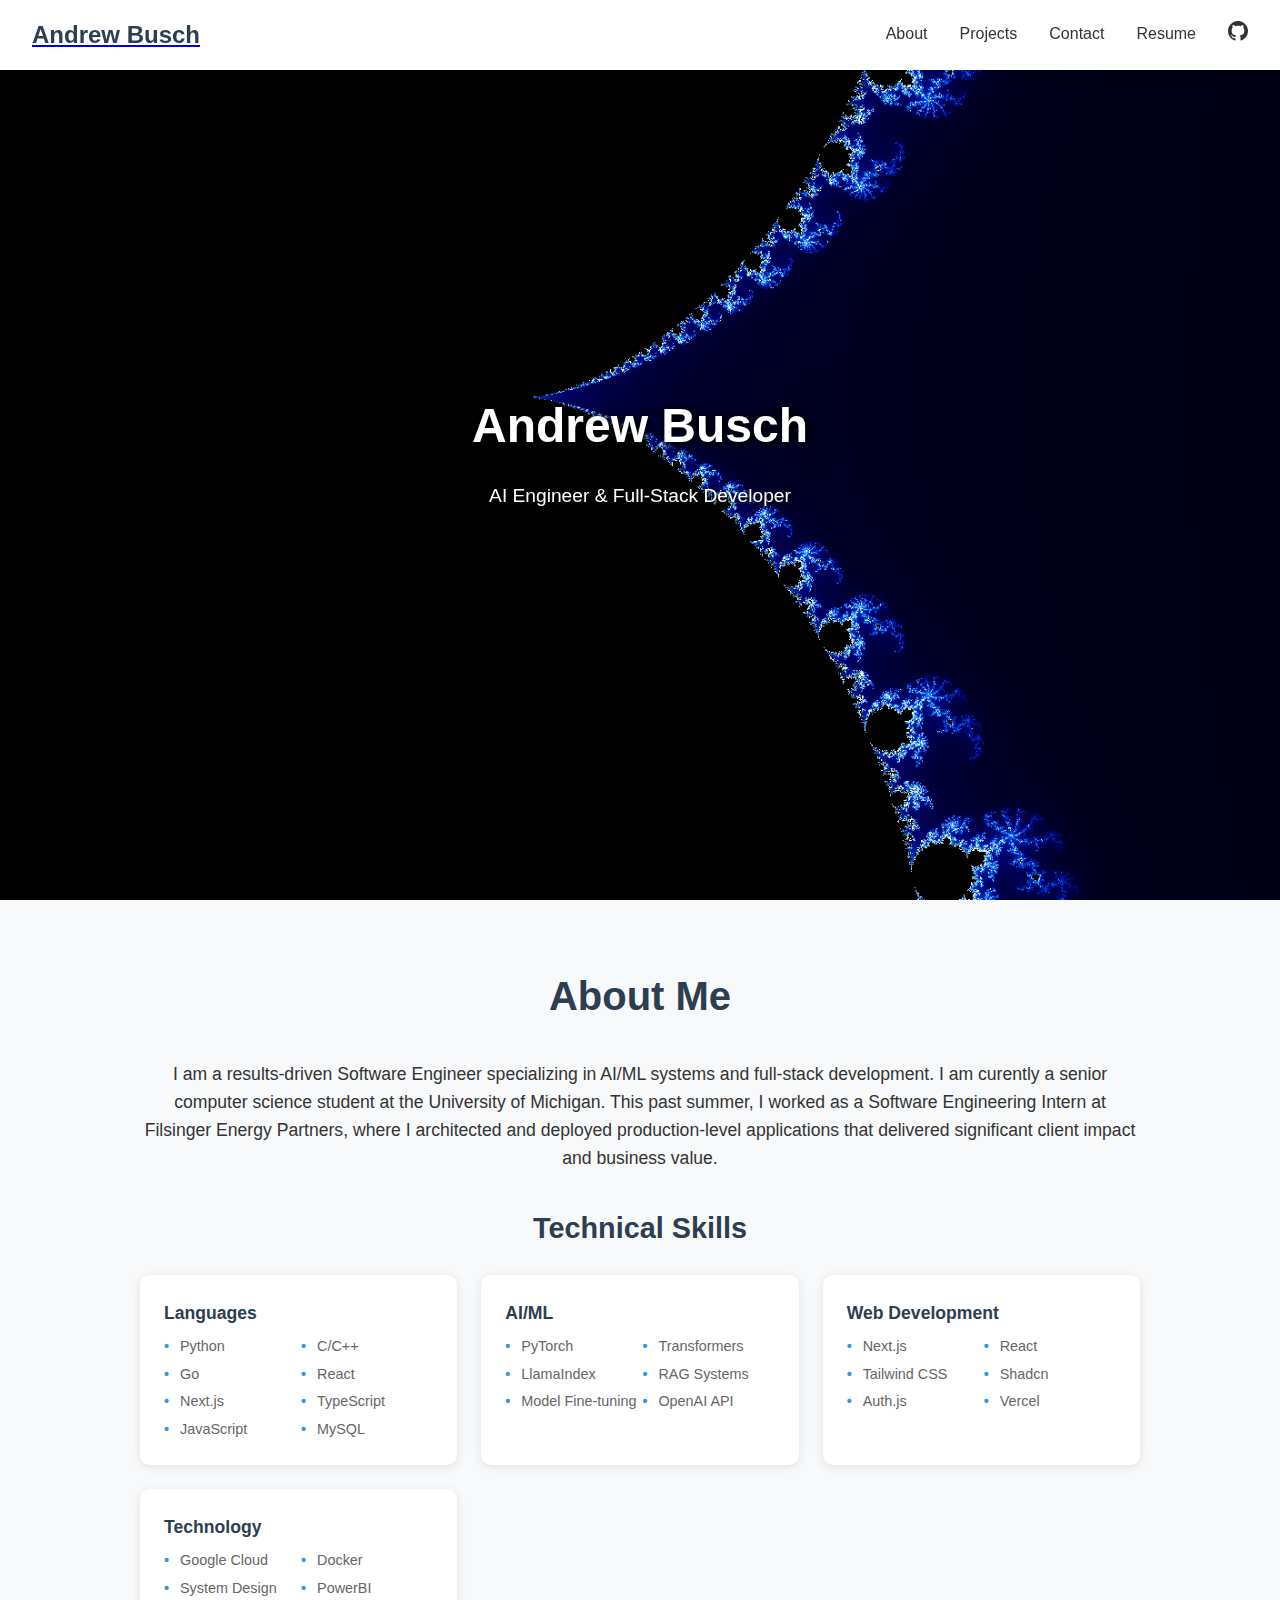
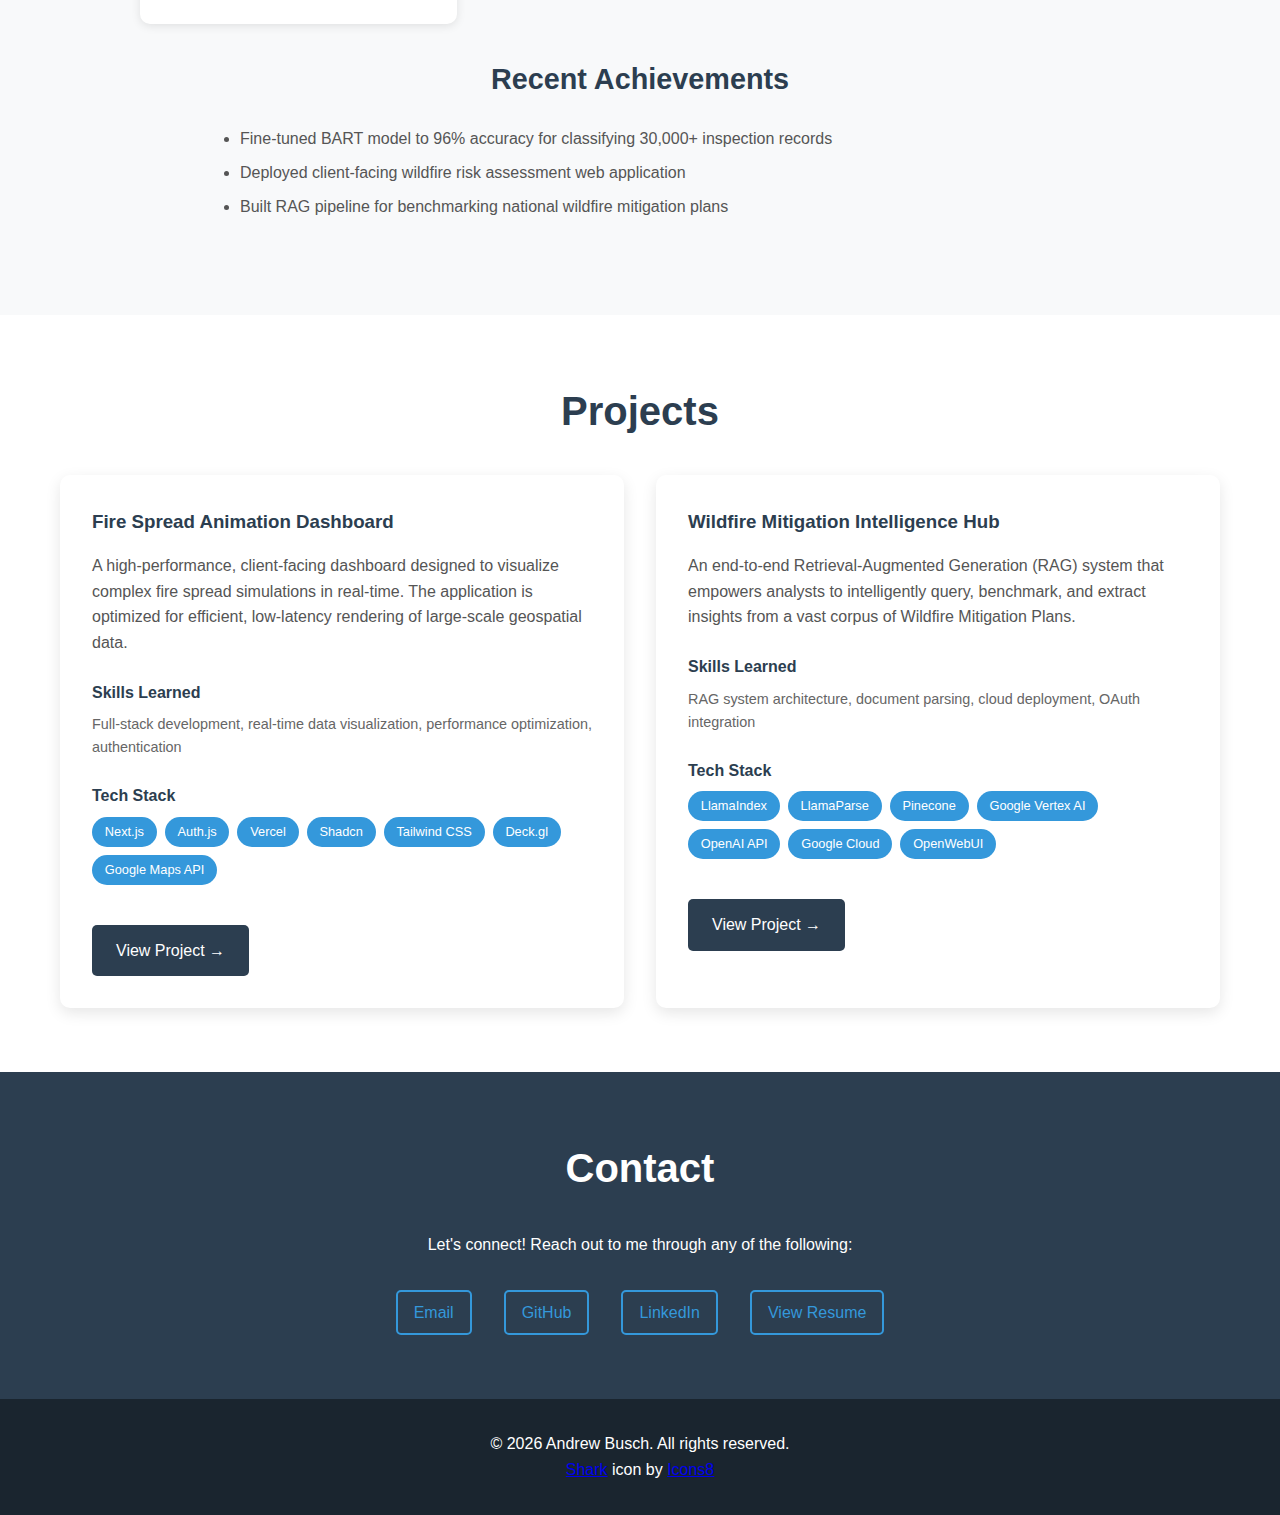
<file: index.html>
<!DOCTYPE html>
<html lang="en">
<head>
    <meta charset="UTF-8">
    <meta name="viewport" content="width=device-width, initial-scale=1.0">
    <title>Andrew Busch - Portfolio</title>
    <link rel="stylesheet" href="styles.css">
    <script src="config.js"></script>
    <script>
        document.head.insertAdjacentHTML('beforeend', window.generateFavicon());
    </script>
    <script src="fractal.js"></script>
</head>
<body>
    <header id="site-header">
        <!-- Navigation will be generated by JavaScript -->
    </header>
    
    <script>
        document.addEventListener('DOMContentLoaded', function() {
            document.getElementById('site-header').innerHTML = window.generateNavigation('index');
        });
    </script>

    <main>
        <section id="hero">
            <div class="hero-content">
                <h1>Andrew Busch</h1>
                <p>AI Engineer & Full-Stack Developer</p>
                <!-- <p class="hero-tagline">Transforming complex problems into intelligent solutions through machine learning, system design, and scalable software architecture</p> -->
            </div>
        </section>

        <section id="about">
            <div class="container">
                <h2>About Me</h2>
                <div class="about-content">
                    <p>I am a results-driven Software Engineer specializing in AI/ML systems and full-stack development. I am curently a senior computer science student at the University of Michigan.
                        This past summer, I worked as a Software Engineering Intern at Filsinger Energy Partners, where I architected and deployed production-level applications that delivered significant client impact and business value.</p>
                    
                    <div class="skills-section">
                        <h3>Technical Skills</h3>
                        <div class="skills-grid">
                            <div class="skill-category">
                                <h4>Languages</h4>
                                <ul>
                                    <li>Python</li>
                                    <li>C/C++</li>
                                    <li>Go</li>
                                    <li>React</li>
                                    <li>Next.js</li>
                                    <li>TypeScript</li>
                                    <li>JavaScript</li>
                                    <li>MySQL</li>
                                </ul>
                            </div>
                            <div class="skill-category">
                                <h4>AI/ML</h4>
                                <ul>
                                    <li>PyTorch</li>
                                    <li>Transformers</li>
                                    <li>LlamaIndex</li>
                                    <li>RAG Systems</li>
                                    <li>Model Fine-tuning</li>
                                    <li>OpenAI API</li>
                                </ul>
                            </div>
                            <div class="skill-category">
                                <h4>Web Development</h4>
                                <ul>
                                    <li>Next.js</li>
                                    <li>React</li>
                                    <li>Tailwind CSS</li>
                                    <li>Shadcn</li>
                                    <li>Auth.js</li>
                                    <li>Vercel</li>
                                </ul>
                            </div>
                            <div class="skill-category">
                                <h4>Technology</h4>
                                <ul>
                                    <li>Google Cloud</li>
                                    <li>Docker</li>
                                    <li>System Design</li>
                                    <li>PowerBI</li>
                                </ul>
                            </div>
                        </div>
                    </div>
                    
                    <div class="experience-highlight">
                        <h3>Recent Achievements</h3>
                        <ul>
                            <li>Fine-tuned BART model to 96% accuracy for classifying 30,000+ inspection records</li>
                            <li>Deployed client-facing wildfire risk assessment web application</li>
                            <li>Built RAG pipeline for benchmarking national wildfire mitigation plans</li>
                        </ul>
                    </div>
                </div>
            </div>
        </section>

        <section id="projects">
            <div class="container">
                <h2>Projects</h2>
                <div class="project-grid">
                    <div class="project-card">
                        <h3>Fire Spread Animation Dashboard</h3>
                        <p class="project-description">A high-performance, client-facing dashboard designed to visualize complex fire spread simulations in real-time. The application is optimized for efficient, low-latency rendering of large-scale geospatial data.</p>
                        
                        <div class="project-skills">
                            <h4>Skills Learned</h4>
                            <p>Full-stack development, real-time data visualization, performance optimization, authentication</p>
                        </div>
                        
                        <div class="tech-stack">
                            <h4>Tech Stack</h4>
                            <div class="tech-tags">
                                <span class="tech-tag">Next.js</span>
                                <span class="tech-tag">Auth.js</span>
                                <span class="tech-tag">Vercel</span>
                                <span class="tech-tag">Shadcn</span>
                                <span class="tech-tag">Tailwind CSS</span>
                                <span class="tech-tag">Deck.gl</span>
                                <span class="tech-tag">Google Maps API</span>
                            </div>
                        </div>
                        
                        <a href="fire-dashboard.html" class="project-link">View Project →</a>
                    </div>
                    
                    <div class="project-card">
                        <h3>Wildfire Mitigation Intelligence Hub</h3>
                        <p class="project-description">An end-to-end Retrieval-Augmented Generation (RAG) system that empowers analysts to intelligently query, benchmark, and extract insights from a vast corpus of Wildfire Mitigation Plans.</p>
                        
                        <div class="project-skills">
                            <h4>Skills Learned</h4>
                            <p>RAG system architecture, document parsing, cloud deployment, OAuth integration</p>
                        </div>
                        
                        <div class="tech-stack">
                            <h4>Tech Stack</h4>
                            <div class="tech-tags">
                                <span class="tech-tag">LlamaIndex</span>
                                <span class="tech-tag">LlamaParse</span>
                                <span class="tech-tag">Pinecone</span>
                                <span class="tech-tag">Google Vertex AI</span>
                                <span class="tech-tag">OpenAI API</span>
                                <span class="tech-tag">Google Cloud</span>
                                <span class="tech-tag">OpenWebUI</span>
                            </div>
                        </div>
                        
                        <a href="wmp-intelligence.html" class="project-link">View Project →</a>
                    </div>
                </div>
            </div>
        </section>

        <section id="contact">
            <div class="container">
                <h2>Contact</h2>
                <p>Let's connect! Reach out to me through any of the following:</p>
                <div class="contact-links">
                    <a href="mailto:andbusch@umich.edu">Email</a>
                    <a href="https://github.com/andbusch" target="_blank">GitHub</a>
                    <a href="https://linkedin.com/in/andrewbusch472" target="_blank">LinkedIn</a>
                    <a href="https://drive.google.com/file/d/1WeQdk3bBCgDyhE8vC-eh2ms8twR-pNJc/view?usp=sharing" target="_blank" class="resume-button">View Resume</a>
                </div>
            </div>
        </section>
    </main>

    <footer id="site-footer">
        <!-- Footer will be generated by JavaScript -->
    </footer>
    
    <script>
        document.addEventListener('DOMContentLoaded', function() {
            document.getElementById('site-footer').innerHTML = window.generateFooter();
        });
    </script>
</body>
</html>
</file>
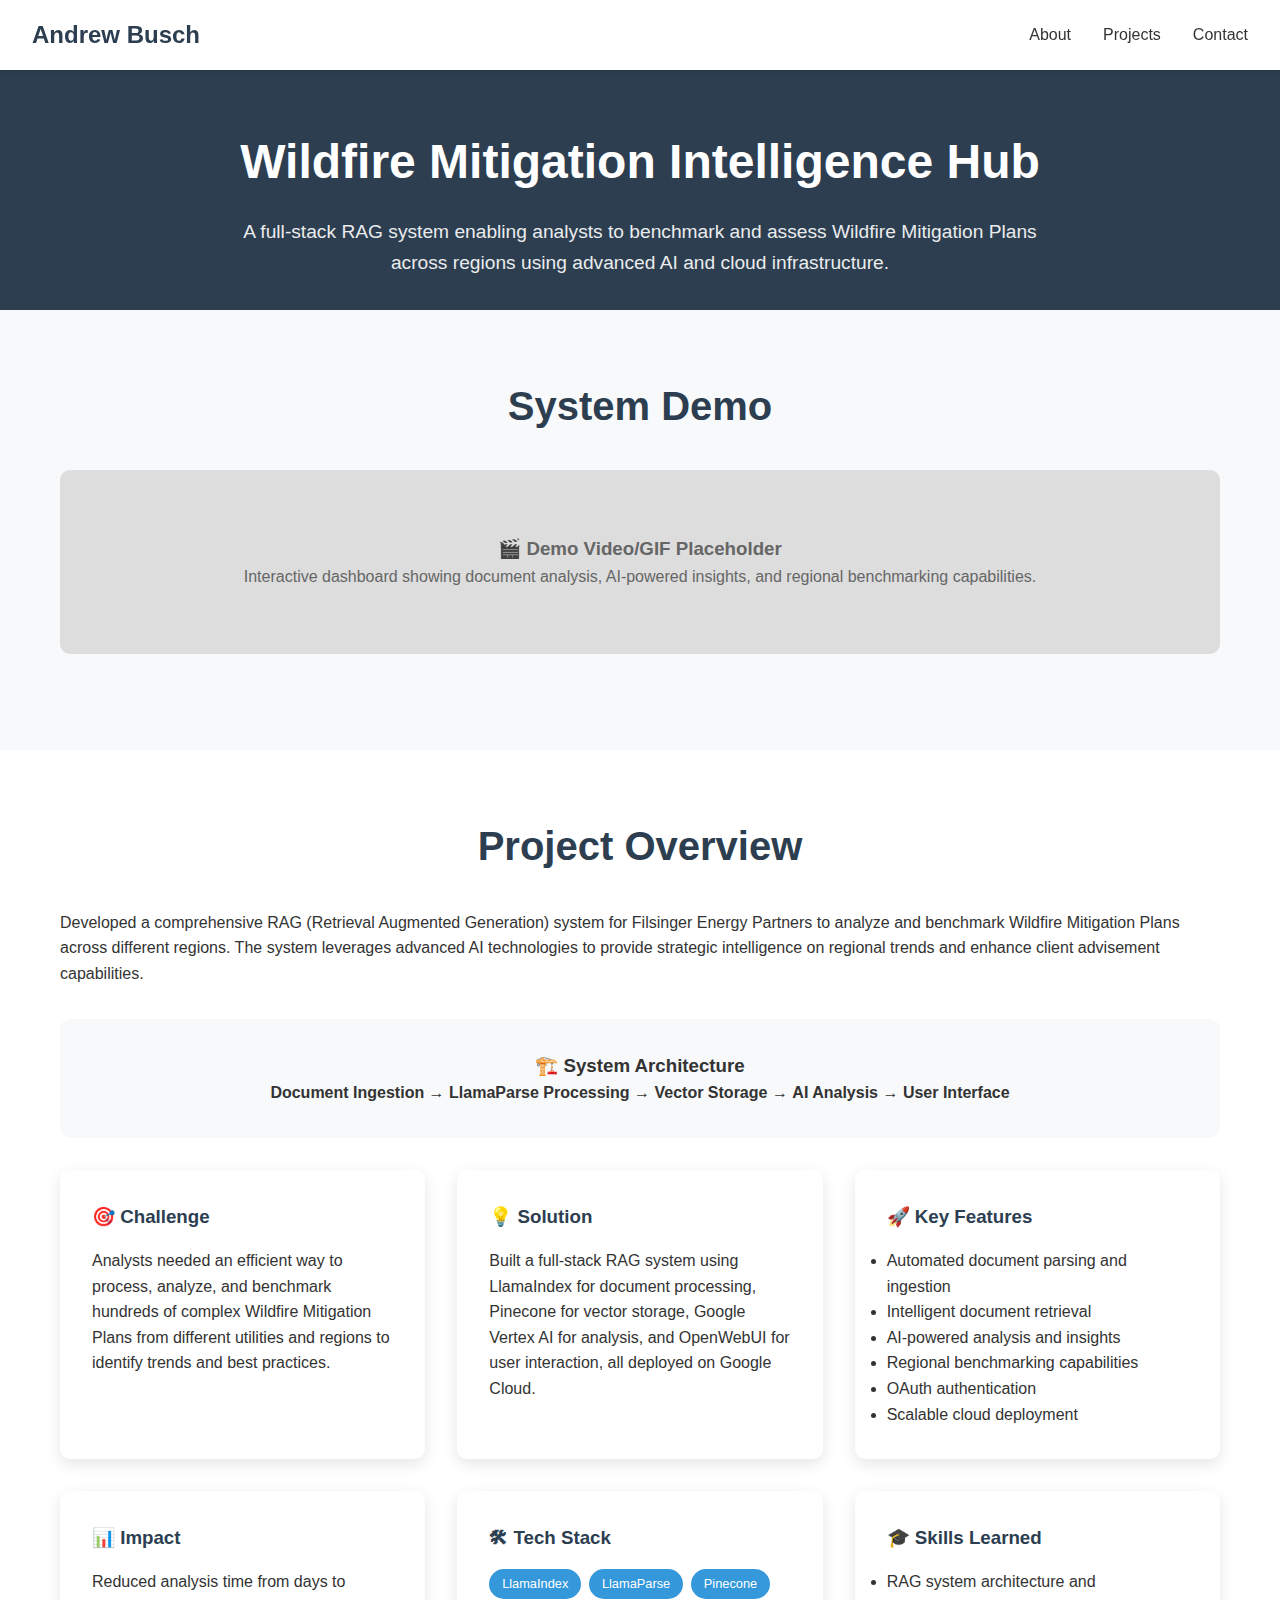
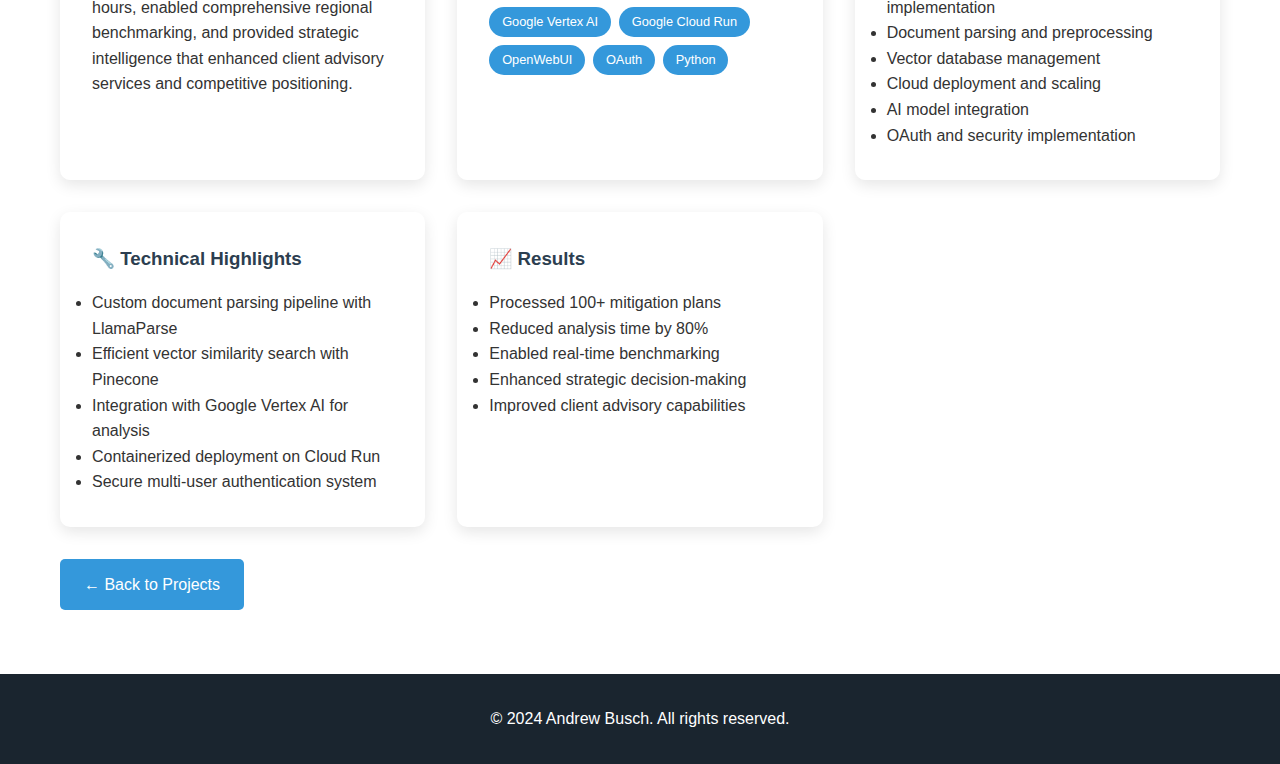
<file: wmp-intelligence.html>
<!DOCTYPE html>
<html lang="en">
<head>
    <meta charset="UTF-8">
    <meta name="viewport" content="width=device-width, initial-scale=1.0">
    <title>Wildfire Mitigation Intelligence Hub - Andrew Busch</title>
    <link rel="stylesheet" href="styles.css">
    <style>
        .project-header {
            background: #2c3e50;
            color: white;
            padding: 4rem 0 2rem;
            margin-top: 60px;
        }
        
        .project-hero {
            text-align: center;
        }
        
        .project-hero h1 {
            font-size: 3rem;
            margin-bottom: 1rem;
        }
        
        .project-hero p {
            font-size: 1.2rem;
            opacity: 0.9;
            max-width: 800px;
            margin: 0 auto;
        }
        
        .demo-section {
            padding: 4rem 0;
            background: #f8f9fa;
        }
        
        .demo-placeholder {
            background: #ddd;
            border-radius: 10px;
            padding: 4rem 2rem;
            text-align: center;
            color: #666;
            margin: 2rem 0;
        }
        
        .project-details {
            padding: 4rem 0;
        }
        
        .details-grid {
            display: grid;
            grid-template-columns: repeat(auto-fit, minmax(300px, 1fr));
            gap: 2rem;
            margin-top: 2rem;
        }
        
        .detail-card {
            background: white;
            padding: 2rem;
            border-radius: 10px;
            box-shadow: 0 5px 15px rgba(0,0,0,0.1);
        }
        
        .detail-card h3 {
            color: #2c3e50;
            margin-bottom: 1rem;
        }
        
        .architecture-diagram {
            background: #f8f9fa;
            border-radius: 10px;
            padding: 2rem;
            margin: 2rem 0;
            text-align: center;
        }
        
        .back-link {
            display: inline-block;
            background: #3498db;
            color: white;
            padding: 0.8rem 1.5rem;
            text-decoration: none;
            border-radius: 5px;
            margin-top: 2rem;
            transition: background 0.3s ease;
        }
        
        .back-link:hover {
            background: #2980b9;
        }
    </style>
</head>
<body>
    <header>
        <nav>
            <div class="logo">
                <h1>Andrew Busch</h1>
            </div>
            <ul class="nav-links">
                <li><a href="index.html#about">About</a></li>
                <li><a href="index.html#projects">Projects</a></li>
                <li><a href="index.html#contact">Contact</a></li>
            </ul>
        </nav>
    </header>

    <main>
        <section class="project-header">
            <div class="container">
                <div class="project-hero">
                    <h1>Wildfire Mitigation Intelligence Hub</h1>
                    <p>A full-stack RAG system enabling analysts to benchmark and assess Wildfire Mitigation Plans across regions using advanced AI and cloud infrastructure.</p>
                </div>
            </div>
        </section>

        <section class="demo-section">
            <div class="container">
                <h2>System Demo</h2>
                <div class="demo-placeholder">
                    <h3>🎬 Demo Video/GIF Placeholder</h3>
                    <p>Interactive dashboard showing document analysis, AI-powered insights, and regional benchmarking capabilities.</p>
                </div>
            </div>
        </section>

        <section class="project-details">
            <div class="container">
                <h2>Project Overview</h2>
                <p>Developed a comprehensive RAG (Retrieval Augmented Generation) system for Filsinger Energy Partners to analyze and benchmark Wildfire Mitigation Plans across different regions. The system leverages advanced AI technologies to provide strategic intelligence on regional trends and enhance client advisement capabilities.</p>
                
                <div class="architecture-diagram">
                    <h3>🏗️ System Architecture</h3>
                    <p><strong>Document Ingestion</strong> → <strong>LlamaParse Processing</strong> → <strong>Vector Storage</strong> → <strong>AI Analysis</strong> → <strong>User Interface</strong></p>
                </div>
                
                <div class="details-grid">
                    <div class="detail-card">
                        <h3>🎯 Challenge</h3>
                        <p>Analysts needed an efficient way to process, analyze, and benchmark hundreds of complex Wildfire Mitigation Plans from different utilities and regions to identify trends and best practices.</p>
                    </div>
                    
                    <div class="detail-card">
                        <h3>💡 Solution</h3>
                        <p>Built a full-stack RAG system using LlamaIndex for document processing, Pinecone for vector storage, Google Vertex AI for analysis, and OpenWebUI for user interaction, all deployed on Google Cloud.</p>
                    </div>
                    
                    <div class="detail-card">
                        <h3>🚀 Key Features</h3>
                        <ul>
                            <li>Automated document parsing and ingestion</li>
                            <li>Intelligent document retrieval</li>
                            <li>AI-powered analysis and insights</li>
                            <li>Regional benchmarking capabilities</li>
                            <li>OAuth authentication</li>
                            <li>Scalable cloud deployment</li>
                        </ul>
                    </div>
                    
                    <div class="detail-card">
                        <h3>📊 Impact</h3>
                        <p>Reduced analysis time from days to hours, enabled comprehensive regional benchmarking, and provided strategic intelligence that enhanced client advisory services and competitive positioning.</p>
                    </div>
                    
                    <div class="detail-card">
                        <h3>🛠 Tech Stack</h3>
                        <div class="tech-tags">
                            <span class="tech-tag">LlamaIndex</span>
                            <span class="tech-tag">LlamaParse</span>
                            <span class="tech-tag">Pinecone</span>
                            <span class="tech-tag">Google Vertex AI</span>
                            <span class="tech-tag">Google Cloud Run</span>
                            <span class="tech-tag">OpenWebUI</span>
                            <span class="tech-tag">OAuth</span>
                            <span class="tech-tag">Python</span>
                        </div>
                    </div>
                    
                    <div class="detail-card">
                        <h3>🎓 Skills Learned</h3>
                        <ul>
                            <li>RAG system architecture and implementation</li>
                            <li>Document parsing and preprocessing</li>
                            <li>Vector database management</li>
                            <li>Cloud deployment and scaling</li>
                            <li>AI model integration</li>
                            <li>OAuth and security implementation</li>
                        </ul>
                    </div>
                    
                    <div class="detail-card">
                        <h3>🔧 Technical Highlights</h3>
                        <ul>
                            <li>Custom document parsing pipeline with LlamaParse</li>
                            <li>Efficient vector similarity search with Pinecone</li>
                            <li>Integration with Google Vertex AI for analysis</li>
                            <li>Containerized deployment on Cloud Run</li>
                            <li>Secure multi-user authentication system</li>
                        </ul>
                    </div>
                    
                    <div class="detail-card">
                        <h3>📈 Results</h3>
                        <ul>
                            <li>Processed 100+ mitigation plans</li>
                            <li>Reduced analysis time by 80%</li>
                            <li>Enabled real-time benchmarking</li>
                            <li>Enhanced strategic decision-making</li>
                            <li>Improved client advisory capabilities</li>
                        </ul>
                    </div>
                </div>
                
                <a href="index.html#projects" class="back-link">← Back to Projects</a>
            </div>
        </section>
    </main>

    <footer>
        <p>&copy; 2024 Andrew Busch. All rights reserved.</p>
    </footer>
</body>
</html>
</file>
<file: styles.css>
* {
    margin: 0;
    padding: 0;
    box-sizing: border-box;
}

body {
    font-family: 'Arial', sans-serif;
    line-height: 1.6;
    color: #333;
}

.container {
    max-width: 1200px;
    margin: 0 auto;
    padding: 0 20px;
}

header {
    background: #fff;
    box-shadow: 0 2px 5px rgba(0,0,0,0.1);
    position: fixed;
    width: 100%;
    top: 0;
    z-index: 1000;
}

nav {
    display: flex;
    justify-content: space-between;
    align-items: center;
    padding: 1rem 2rem;
}

.logo h1 {
    color: #2c3e50;
    font-size: 1.5rem;
}

.nav-links {
    display: flex;
    list-style: none;
    gap: 2rem;
}

.nav-links a {
    text-decoration: none;
    color: #333;
    font-weight: 500;
    transition: color 0.3s ease;
}

.nav-links a:hover {
    color: #3498db;
}


#hero {
    background: #1a1a2e;
    color: white;
    height: 100vh;
    display: flex;
    align-items: center;
    justify-content: center;
    text-align: center;
    overflow: hidden;
}

.hero-content {
    position: relative;
    z-index: 2;
}

.hero-content h1 {
    font-size: 3rem;
    margin-bottom: 1rem;
    color: white;
    text-shadow: 
        0 0 10px rgba(0, 0, 0, 0.8),
        0 0 20px rgba(0, 0, 0, 0.6),
        0 0 40px rgba(0, 0, 0, 0.4),
        2px 2px 4px rgba(0, 0, 0, 0.9);
    font-weight: 700;
}

.hero-content p {
    font-size: 1.2rem;
    color: white;
    text-shadow: 
        0 0 8px rgba(0, 0, 0, 0.7),
        0 0 15px rgba(0, 0, 0, 0.5),
        1px 1px 3px rgba(0, 0, 0, 0.8);
    font-weight: 500;
}

.hero-tagline {
    font-size: 1rem !important;
    max-width: 600px;
    margin: 1rem auto 0;
    opacity: 0.8 !important;
    line-height: 1.4;
}

section {
    padding: 4rem 0;
}

#about {
    background: #f8f9fa;
}

h2 {
    font-size: 2.5rem;
    margin-bottom: 2rem;
    text-align: center;
    color: #2c3e50;
}

#about .about-content {
    max-width: 1000px;
    margin: 0 auto;
}

#about p {
    font-size: 1.1rem;
    text-align: center;
    margin-bottom: 2rem;
}

.skills-section, .experience-highlight {
    margin: 2rem 0;
}

.skills-section h3, .experience-highlight h3 {
    font-size: 1.8rem;
    color: #2c3e50;
    text-align: center;
    margin-bottom: 1.5rem;
}

.skills-grid {
    display: grid;
    grid-template-columns: repeat(auto-fit, minmax(250px, 1fr));
    gap: 1.5rem;
    margin-bottom: 2rem;
}

.skill-category {
    background: white;
    padding: 1.5rem;
    border-radius: 10px;
    box-shadow: 0 2px 10px rgba(0,0,0,0.1);
    transition: transform 0.3s ease, box-shadow 0.3s ease;
}

.skill-category:hover {
    transform: translateY(-5px);
    box-shadow: 0 8px 25px rgba(0,0,0,0.15);
}

.skill-category h4 {
    color: #2c3e50;
    margin-bottom: 0.5rem;
    font-size: 1.1rem;
}

.skill-category p {
    font-size: 0.9rem;
    color: #666;
    text-align: left;
    margin: 0;
}

.skill-category ul {
    list-style: none;
    padding: 0;
    margin: 0;
    display: grid;
    grid-template-columns: 1fr 1fr;
    gap: 0.3rem;
}

.skill-category li {
    font-size: 0.9rem;
    color: #666;
    position: relative;
    padding-left: 1rem;
}

.skill-category li::before {
    content: "•";
    color: #3498db;
    position: absolute;
    left: 0;
    font-weight: bold;
}

.experience-highlight ul {
    max-width: 800px;
    margin: 0 auto;
    text-align: left;
}

.experience-highlight li {
    margin-bottom: 0.5rem;
    color: #555;
}

.project-grid {
    display: grid;
    grid-template-columns: repeat(auto-fit, minmax(300px, 1fr));
    gap: 2rem;
    margin-top: 2rem;
}

.project-card {
    background: white;
    padding: 2rem;
    border-radius: 10px;
    box-shadow: 0 5px 15px rgba(0,0,0,0.1);
    transition: transform 0.3s ease;
}

.project-card:hover {
    transform: translateY(-5px);
}

.project-card h3 {
    color: #2c3e50;
    margin-bottom: 1rem;
}

.project-description {
    margin-bottom: 1.5rem;
    color: #555;
}

.project-skills, .tech-stack {
    margin-bottom: 1.5rem;
}

.project-skills h4, .tech-stack h4 {
    color: #2c3e50;
    font-size: 1rem;
    margin-bottom: 0.5rem;
}

.project-skills p {
    color: #666;
    font-size: 0.9rem;
    margin: 0;
}

.tech-tags {
    display: flex;
    flex-wrap: wrap;
    gap: 0.5rem;
}

.tech-tag {
    background: #3498db;
    color: white;
    padding: 0.3rem 0.8rem;
    border-radius: 20px;
    font-size: 0.8rem;
    font-weight: 500;
}

.project-link {
    display: inline-block;
    background: #2c3e50;
    color: white;
    padding: 0.8rem 1.5rem;
    text-decoration: none;
    border-radius: 5px;
    font-weight: 500;
    transition: background 0.3s ease;
    margin-top: 1rem;
}

.project-link:hover {
    background: #34495e;
}

#contact {
    background: #2c3e50;
    color: white;
    text-align: center;
}

#contact h2 {
    color: white;
}

.contact-links {
    display: flex;
    justify-content: center;
    gap: 2rem;
    margin-top: 2rem;
}

.contact-links a {
    color: #3498db;
    text-decoration: none;
    font-weight: 500;
    padding: 0.5rem 1rem;
    border: 2px solid #3498db;
    border-radius: 5px;
    transition: all 0.3s ease;
}

.contact-links a:hover {
    background: #3498db;
    color: white;
}


footer {
    background: #1a252f;
    color: white;
    text-align: center;
    padding: 2rem 0;
}

@media (max-width: 768px) {
    .nav-links {
        gap: 1rem;
    }
    
    .hero-content h1 {
        font-size: 2rem;
    }
    
    .contact-links {
        flex-direction: column;
        align-items: center;
    }
    
    nav {
        flex-direction: column;
        gap: 1rem;
    }
}
</file>
